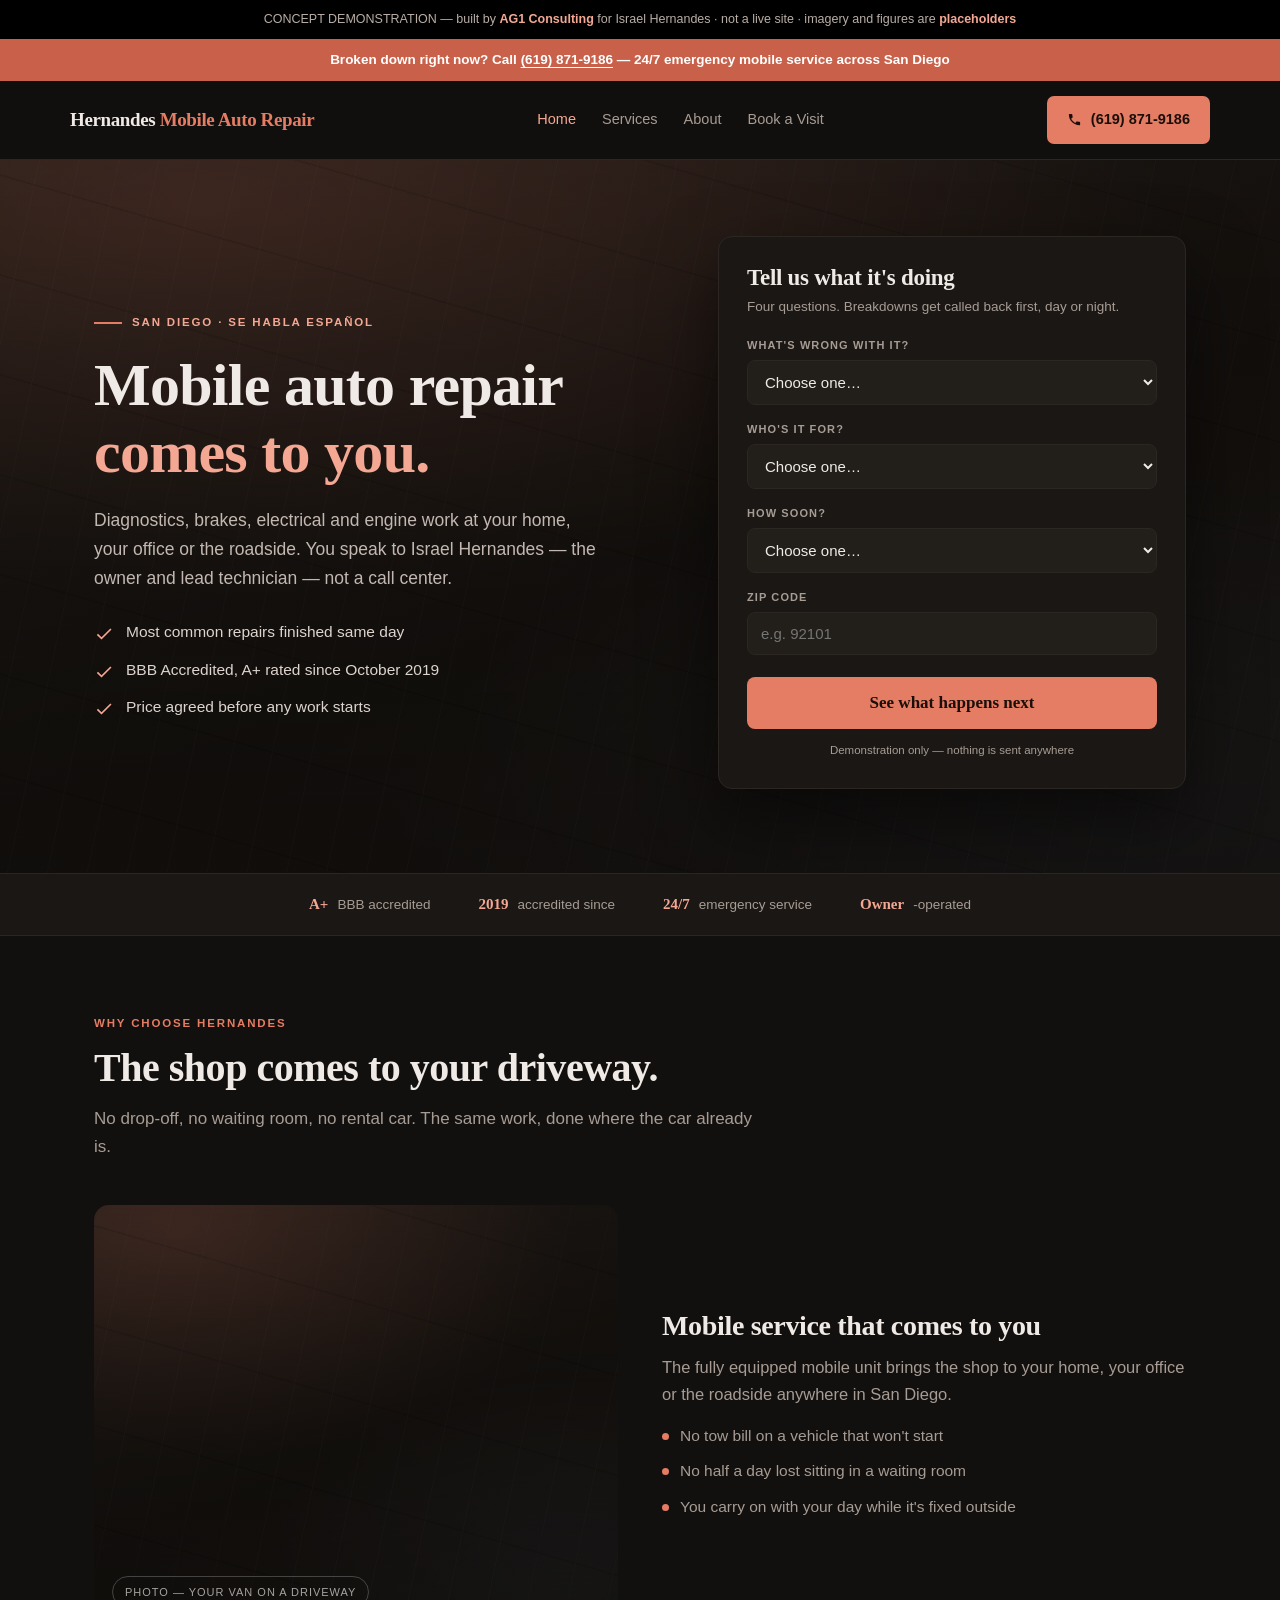
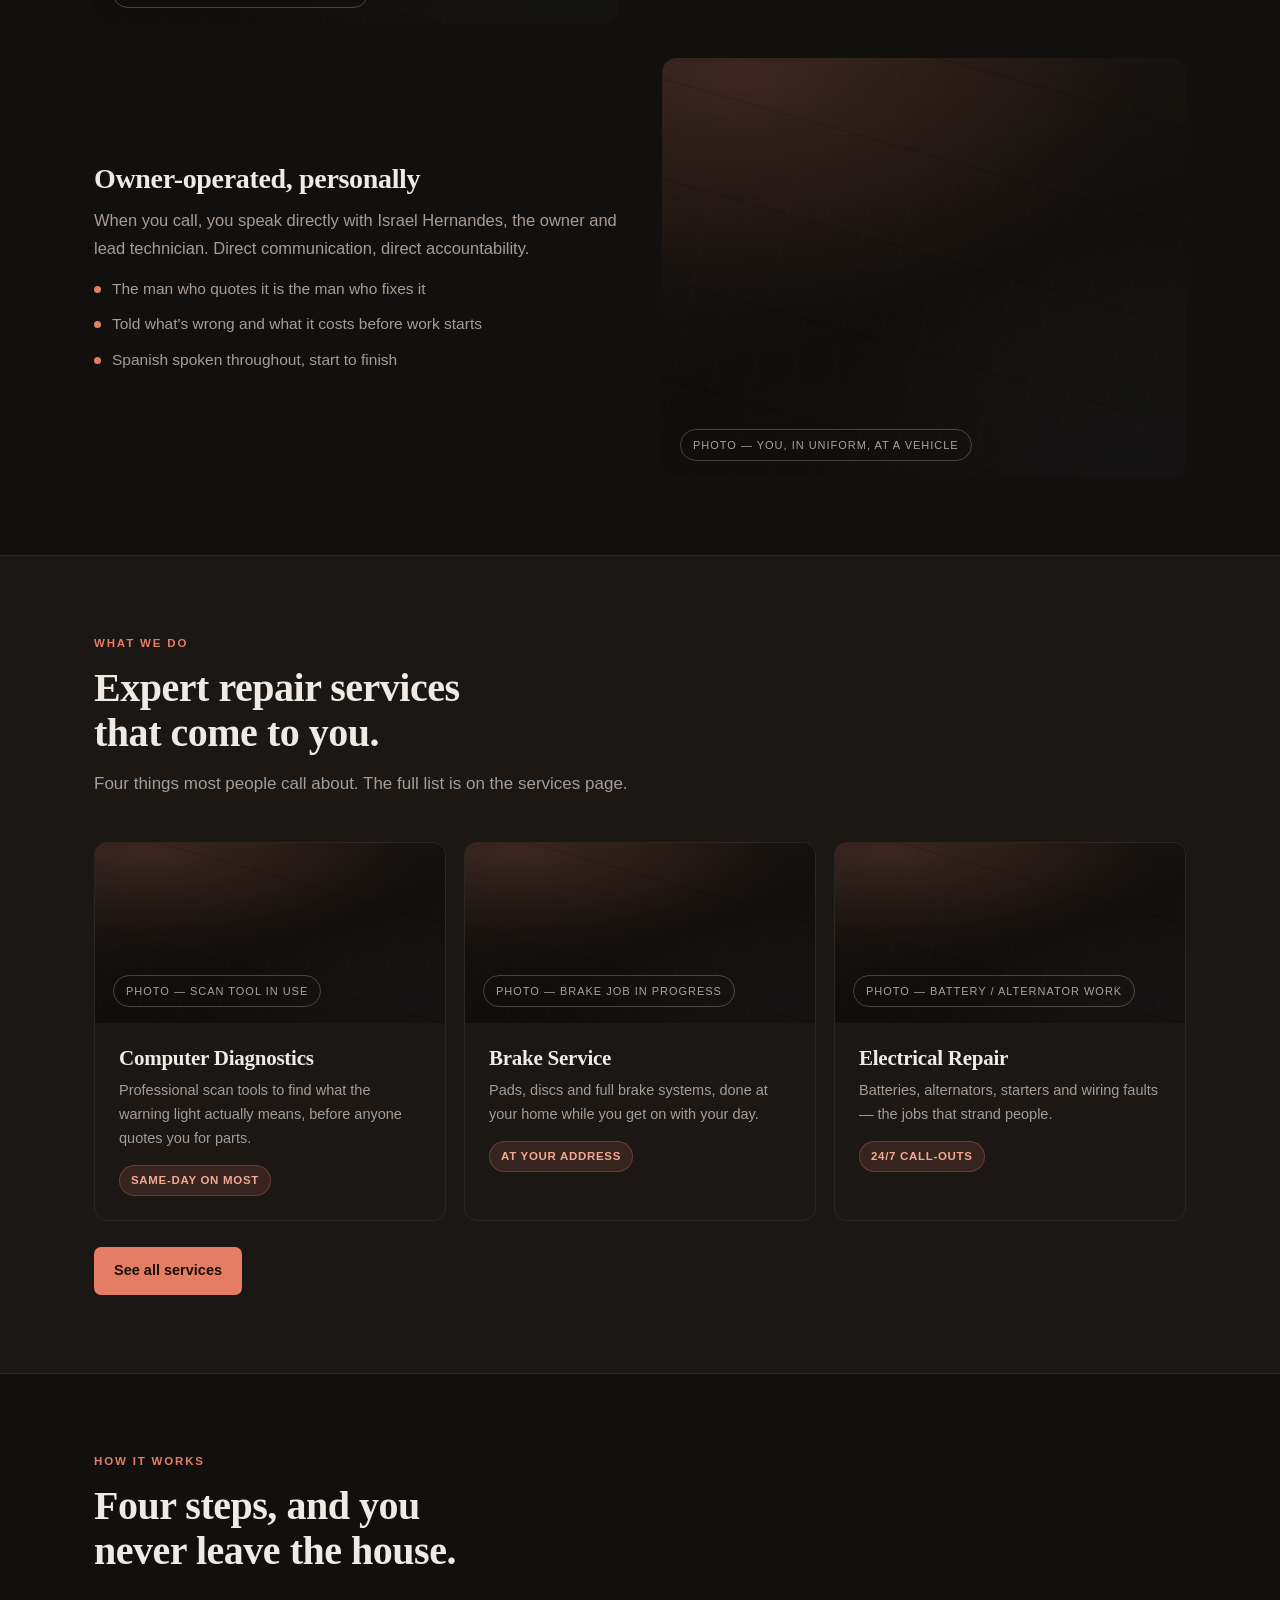
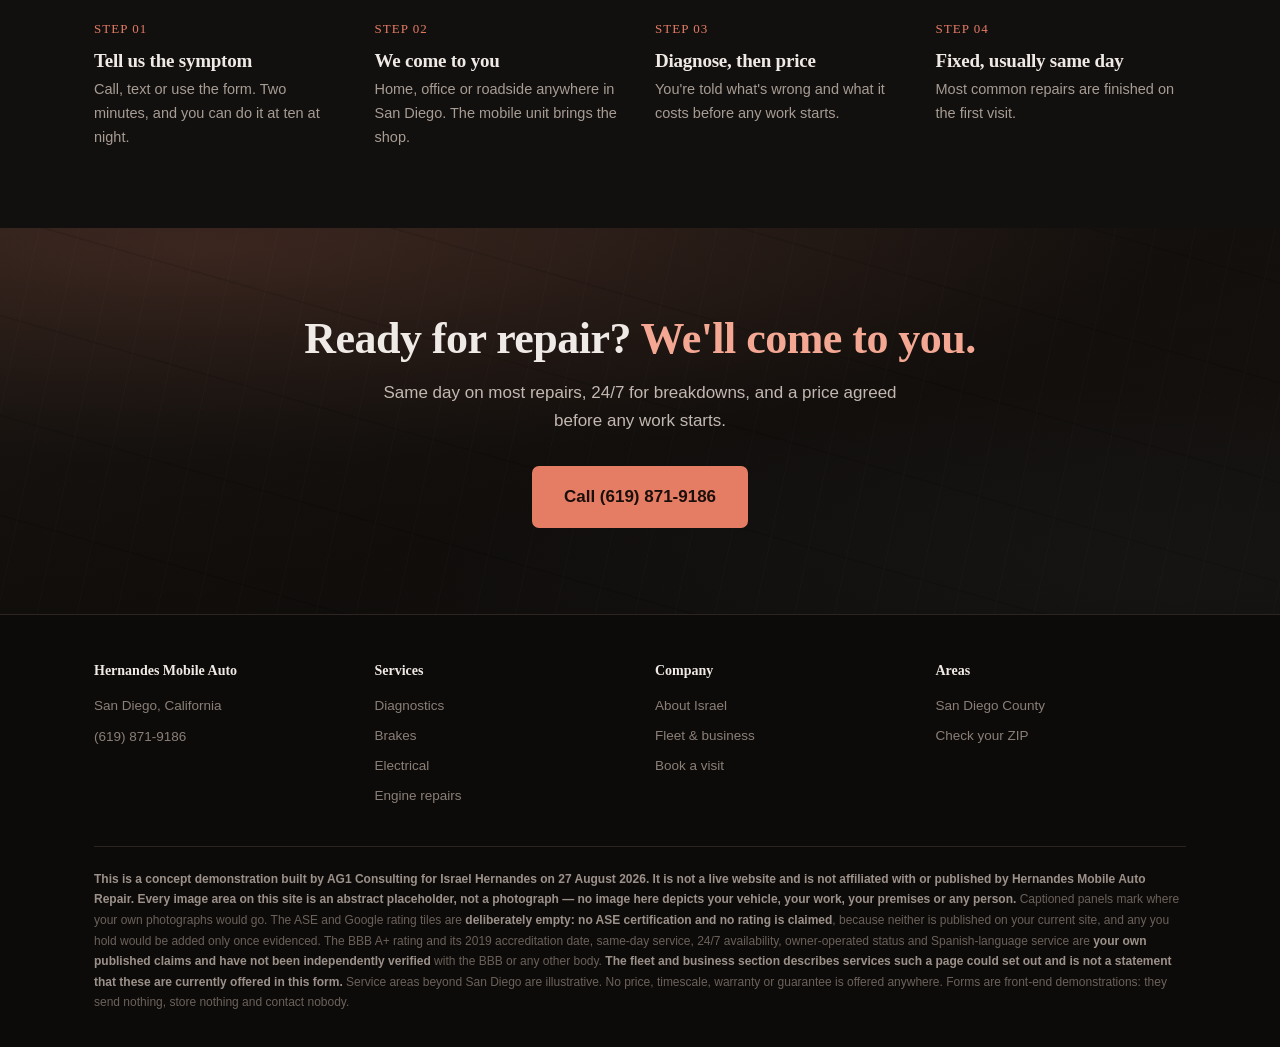
<file: index.html>
<!DOCTYPE html><html lang="en"><head>
<meta charset="utf-8">
<meta name="viewport" content="width=device-width,initial-scale=1">
<title>Mobile Auto Repair in San Diego | Hernandes Mobile Auto Repair</title>
<meta name="description" content="Mobile auto repair across San Diego. Diagnostics, brakes, electrical and engine work at your home, office or roadside. BBB A+ since 2019.">
<link rel="stylesheet" href="style.css">
</head><body>
<div class="demobar">CONCEPT DEMONSTRATION &mdash; built by <b>AG1 Consulting</b> for Israel Hernandes &middot; not a live site &middot; imagery and figures are <b>placeholders</b></div>
<div class="urg">Broken down right now? Call <a href="tel:6198719186"><b>(619) 871-9186</b></a> &mdash; 24/7 emergency mobile service across San Diego</div>
<nav><div class="wrap navin">
  <a class="logo" href="index.html">Hernandes <i>Mobile Auto Repair</i></a>
  <div class="navl"><a href="index.html" class="on">Home</a><a href="services.html">Services</a><a href="about.html">About</a><a href="contact.html">Book a Visit</a></div>
  <a class="call" href="tel:6198719186">
    <svg width="15" height="15" viewBox="0 0 24 24" fill="currentColor"><path d="M6.6 10.8c1.4 2.8 3.8 5.1 6.6 6.6l2.2-2.2c.3-.3.7-.4 1-.2 1.2.4 2.4.6 3.6.6.6 0 1 .4 1 1V20c0 .6-.4 1-1 1C10.6 21 3 13.4 3 4c0-.6.4-1 1-1h3.5c.6 0 1 .4 1 1 0 1.3.2 2.5.6 3.6.1.4 0 .8-.2 1l-2.3 2.2z"/></svg>
    (619) 871-9186</a>
</div></nav>
<div class="hero plate"><div class="wrap heroin">
  <div>
    <div class="kick">San Diego &middot; Se habla espa&ntilde;ol</div>
    <h1>Mobile auto repair<em> comes to you.</em></h1>
    <p class="lede">Diagnostics, brakes, electrical and engine work at your home, your office or the
    roadside. You speak to Israel Hernandes &mdash; the owner and lead technician &mdash; not a call
    center.</p>
    <ul class="ticks">
      <li><svg viewBox="0 0 24 24"><path d="M9 16.2 4.8 12l-1.4 1.4L9 19 21 7l-1.4-1.4z"/></svg> Most common repairs finished same day</li>
      <li><svg viewBox="0 0 24 24"><path d="M9 16.2 4.8 12l-1.4 1.4L9 19 21 7l-1.4-1.4z"/></svg> BBB Accredited, A+ rated since October 2019</li>
      <li><svg viewBox="0 0 24 24"><path d="M9 16.2 4.8 12l-1.4 1.4L9 19 21 7l-1.4-1.4z"/></svg> Price agreed before any work starts</li>
    </ul>
  </div>
  <div class="form">
    <h3>Tell us what it's doing</h3>
    <div class="fs">Four questions. Breakdowns get called back first, day or night.</div>
    <form onsubmit="return q(event)">
      <label for="issue">What's wrong with it?</label>
      <select id="issue" required>
        <option value="">Choose one&hellip;</option>
        <option value="dead">Won't start, or broken down right now</option>
        <option value="warn">Warning light or check engine</option>
        <option value="brake">Brakes &mdash; noise, pedal or grinding</option>
        <option value="elec">Electrical &mdash; battery, alternator, wiring</option>
        <option value="eng">Engine running rough or overheating</option>
        <option value="serv">Service, oil change or maintenance</option>
        <option value="insp">Pre-purchase inspection</option>
      </select>
      <label for="who">Who's it for?</label>
      <select id="who" required>
        <option value="">Choose one&hellip;</option>
        <option value="1">My own vehicle</option>
        <option value="1">A family member's vehicle</option>
        <option value="3">A company vehicle</option>
        <option value="4">A fleet &mdash; several vehicles</option>
      </select>
      <label for="when">How soon?</label>
      <select id="when" required>
        <option value="">Choose one&hellip;</option>
        <option value="3">Right now &mdash; I'm stuck</option>
        <option value="2">Today or tomorrow</option>
        <option value="1">This week sometime</option>
        <option value="0">Just getting a price</option>
      </select>
      <label for="zip">ZIP code</label>
      <input id="zip" type="text" inputmode="numeric" placeholder="e.g. 92101" required>
      <button class="btn" type="submit">See what happens next</button>
      <div class="hint">Demonstration only &mdash; nothing is sent anywhere</div>
      <div class="out" id="out"></div>
    </form>
  </div>
</div></div>
<div class="trust"><div class="wrap trustin">
  <span><b>A+</b> BBB accredited</span><span><b>2019</b> accredited since</span>
  <span><b>24/7</b> emergency service</span><span><b>Owner</b>-operated</span>
</div></div>

<section><div class="wrap">
  <div class="sh"><div class="lab">Why Choose Hernandes</div>
    <h2>The shop comes to your driveway.</h2>
    <p>No drop-off, no waiting room, no rental car. The same work, done where the car already is.</p></div>

  <div class="split">
    <div class="art plate"><span class="cap">Photo &mdash; your van on a driveway</span></div>
    <div>
      <h3>Mobile service that comes to you</h3>
      <p>The fully equipped mobile unit brings the shop to your home, your office or the roadside
      anywhere in San Diego.</p>
      <ul><li>No tow bill on a vehicle that won't start</li>
      <li>No half a day lost sitting in a waiting room</li>
      <li>You carry on with your day while it's fixed outside</li></ul>
    </div>
  </div>

  <div class="split flip">
    <div class="art plate"><span class="cap">Photo &mdash; you, in uniform, at a vehicle</span></div>
    <div>
      <h3>Owner-operated, personally</h3>
      <p>When you call, you speak directly with Israel Hernandes, the owner and lead technician.
      Direct communication, direct accountability.</p>
      <ul><li>The man who quotes it is the man who fixes it</li>
      <li>Told what's wrong and what it costs before work starts</li>
      <li>Spanish spoken throughout, start to finish</li></ul>
    </div>
  </div>
</div></section>

<section style="background:var(--panel);border-top:1px solid var(--line);border-bottom:1px solid var(--line)"><div class="wrap">
  <div class="sh"><div class="lab">What We Do</div>
    <h2>Expert repair services that come to you.</h2>
    <p>Four things most people call about. The full list is on the services page.</p></div>
  <div class="grid3">
    <div class="tile"><div class="ph plate"><span class="cap">Photo &mdash; scan tool in use</span></div>
      <div class="bd"><h3>Computer Diagnostics</h3>
      <p>Professional scan tools to find what the warning light actually means, before anyone quotes you for parts.</p>
      <span class="pill">Same-day on most</span></div></div>
    <div class="tile"><div class="ph plate"><span class="cap">Photo &mdash; brake job in progress</span></div>
      <div class="bd"><h3>Brake Service</h3>
      <p>Pads, discs and full brake systems, done at your home while you get on with your day.</p>
      <span class="pill">At your address</span></div></div>
    <div class="tile"><div class="ph plate"><span class="cap">Photo &mdash; battery / alternator work</span></div>
      <div class="bd"><h3>Electrical Repair</h3>
      <p>Batteries, alternators, starters and wiring faults &mdash; the jobs that strand people.</p>
      <span class="pill">24/7 call-outs</span></div></div>
  </div>
  <p style="margin-top:26px"><a href="services.html" class="call">See all services</a></p>
</div></section>

<section><div class="wrap">
  <div class="sh"><div class="lab">How It Works</div><h2>Four steps, and you never leave the house.</h2></div>
  <div class="steps">
    <div class="step"><div class="n">STEP 01</div><h3>Tell us the symptom</h3><p>Call, text or use the form. Two minutes, and you can do it at ten at night.</p></div>
    <div class="step"><div class="n">STEP 02</div><h3>We come to you</h3><p>Home, office or roadside anywhere in San Diego. The mobile unit brings the shop.</p></div>
    <div class="step"><div class="n">STEP 03</div><h3>Diagnose, then price</h3><p>You're told what's wrong and what it costs before any work starts.</p></div>
    <div class="step"><div class="n">STEP 04</div><h3>Fixed, usually same day</h3><p>Most common repairs are finished on the first visit.</p></div>
  </div>
</div></section>
<div class="cta plate"><div class="wrap">
  <h2>Ready for repair?<em> We'll come to you.</em></h2>
  <p>Same day on most repairs, 24/7 for breakdowns, and a price agreed before any work starts.</p>
  <a class="call" href="tel:6198719186">Call (619) 871-9186</a>
</div></div>
<footer><div class="wrap">
  <div class="fg">
    <div><h4>Hernandes Mobile Auto</h4><p style="margin-bottom:9px">San Diego, California</p>
      <a href="tel:6198719186">(619) 871-9186</a></div>
    <div><h4>Services</h4><a href="services.html">Diagnostics</a><a href="services.html">Brakes</a><a href="services.html">Electrical</a><a href="services.html">Engine repairs</a></div>
    <div><h4>Company</h4><a href="about.html">About Israel</a><a href="about.html">Fleet &amp; business</a><a href="contact.html">Book a visit</a></div>
    <div><h4>Areas</h4><a href="about.html">San Diego County</a><a href="contact.html">Check your ZIP</a></div>
  </div>
  <div class="fn">
    <b>This is a concept demonstration built by AG1 Consulting for Israel Hernandes on 27 August 2026. It is
    not a live website and is not affiliated with or published by Hernandes Mobile Auto Repair.</b>
    <b>Every image area on this site is an abstract placeholder, not a photograph &mdash; no image here depicts
    your vehicle, your work, your premises or any person.</b> Captioned panels mark where your own photographs
    would go. The ASE and Google rating tiles are <b>deliberately empty: no ASE certification and no rating is
    claimed</b>, because neither is published on your current site, and any you hold would be added only once
    evidenced. The BBB A+ rating and its 2019 accreditation date, same-day service, 24/7 availability,
    owner-operated status and Spanish-language service are <b>your own published claims and have not been
    independently verified</b> with the BBB or any other body. <b>The fleet and business section describes
    services such a page could set out and is not a statement that these are currently offered in this form.</b>
    Service areas beyond San Diego are illustrative. No price, timescale, warranty or guarantee is offered
    anywhere. Forms are front-end demonstrations: they send nothing, store nothing and contact nobody.
  </div>
</div></footer>
<script>
function q(e){e.preventDefault();
 var i=document.getElementById('issue').value,w=+document.getElementById('who').value,
     t=+document.getElementById('when').value,zip=document.getElementById('zip').value.trim(),
     o=document.getElementById('out'),s=w+t;
 var inArea=/^9(1|2)\d{3}$/.test(zip);
 var area=inArea?'':'<br><br>That ZIP looks outside the San Diego service area &mdash; we\u2019d tell you straight rather than leave you waiting on a van that isn\u2019t coming.';
 if(i==='dead'||t===3){o.className='out show o-urg';
  o.innerHTML='<b>This one gets called back first.</b>A vehicle that won\u2019t start isn\u2019t a quote, it\u2019s a call-out \u2014 and it\u2019s why the 24/7 line exists. In a live version this arrives as an alert on Israel\u2019s phone with your ZIP attached, not as another email in a list.'+area;}
 else if(w>=3){o.className='out show o-hi';
  o.innerHTML='<b>Straight to the fleet list.</b>Company and fleet vehicles get seen together, at your yard, outside operating hours where we can \u2014 because a van off the road costs you more than the repair does.'+area;}
 else if(s>=3){o.className='out show o-hi';
  o.innerHTML='<b>We\u2019d come out today or tomorrow.</b>You get told what\u2019s wrong and what it costs before any work starts, and most jobs like this are finished on the first visit.'+area;}
 else{o.className='out show o-md';
  o.innerHTML='<b>Happy to give you a price.</b>Getting quotes is sensible \u2014 it just goes in a different queue to somebody sitting on a hard shoulder. <b style="display:inline">That\u2019s the point of asking:</b> a breakdown and a price-check stop arriving looking identical.'+area;}
 o.scrollIntoView({behavior:'smooth',block:'nearest'});return false;}
</script>
</body></html>
</file>
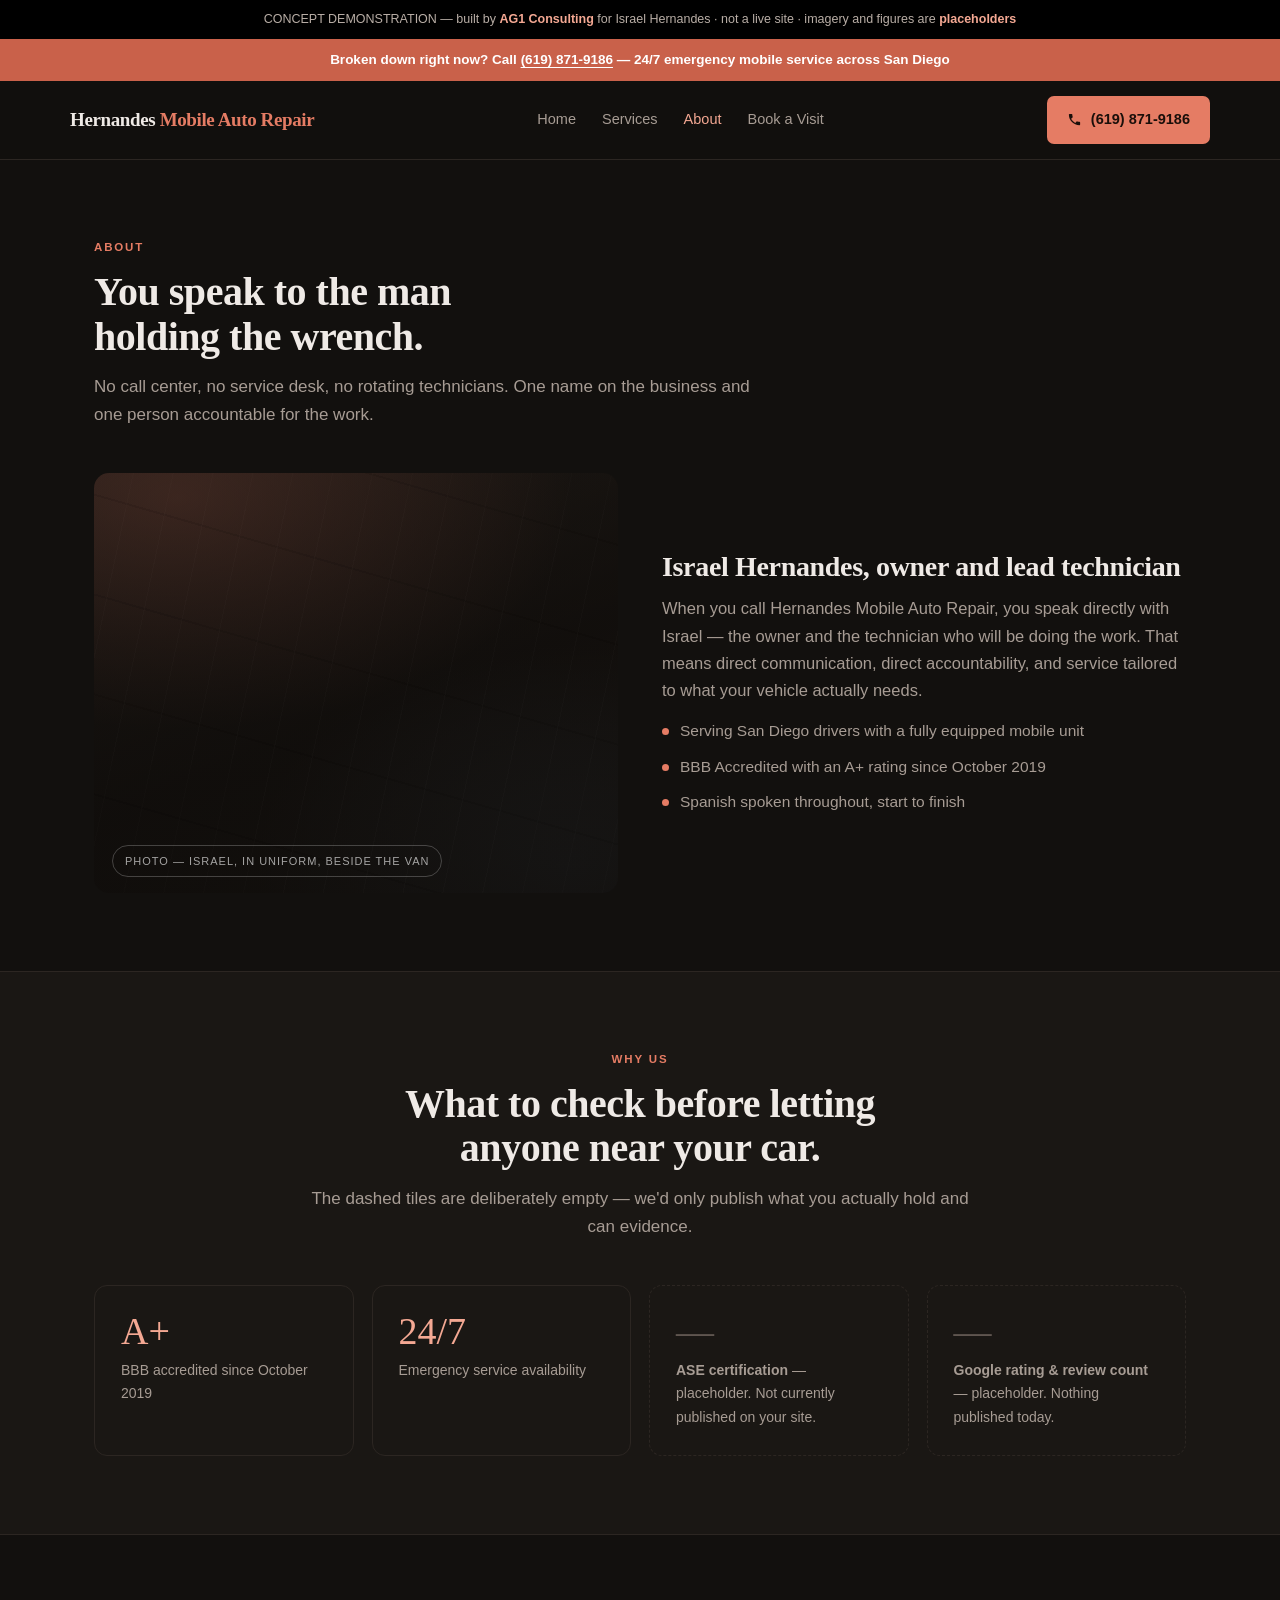
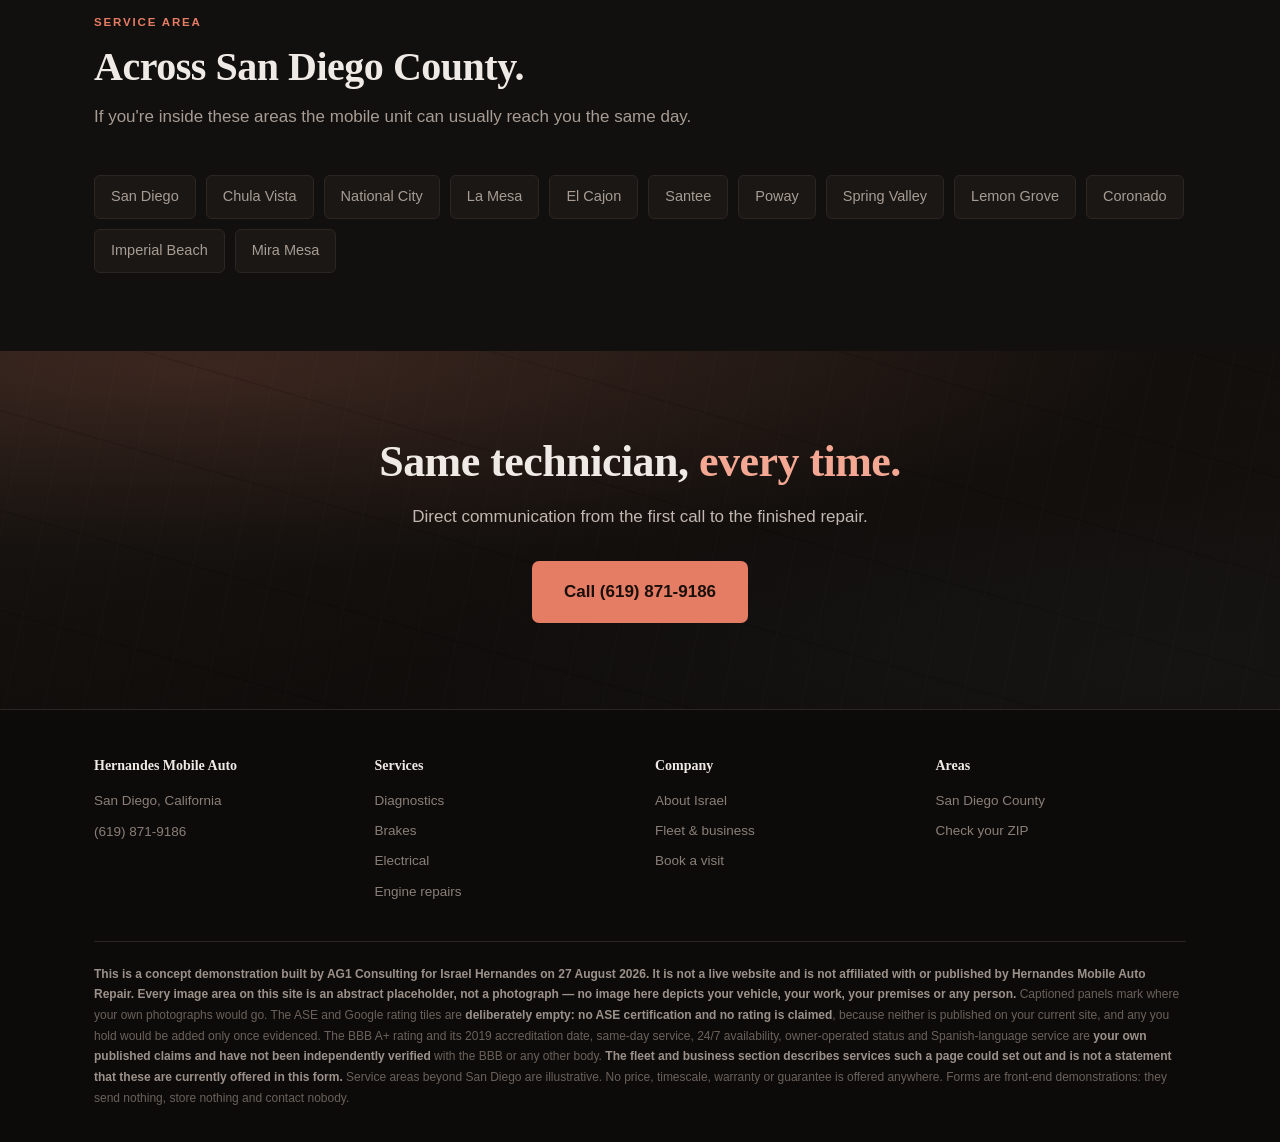
<file: about.html>
<!DOCTYPE html><html lang="en"><head>
<meta charset="utf-8">
<meta name="viewport" content="width=device-width,initial-scale=1">
<title>About Israel Hernandes | Hernandes Mobile Auto Repair San Diego</title>
<meta name="description" content="Owner-operated mobile auto repair in San Diego. BBB accredited with an A+ rating since October 2019. Se habla espanol.">
<link rel="stylesheet" href="style.css">
</head><body>
<div class="demobar">CONCEPT DEMONSTRATION &mdash; built by <b>AG1 Consulting</b> for Israel Hernandes &middot; not a live site &middot; imagery and figures are <b>placeholders</b></div>
<div class="urg">Broken down right now? Call <a href="tel:6198719186"><b>(619) 871-9186</b></a> &mdash; 24/7 emergency mobile service across San Diego</div>
<nav><div class="wrap navin">
  <a class="logo" href="index.html">Hernandes <i>Mobile Auto Repair</i></a>
  <div class="navl"><a href="index.html">Home</a><a href="services.html">Services</a><a href="about.html" class="on">About</a><a href="contact.html">Book a Visit</a></div>
  <a class="call" href="tel:6198719186">
    <svg width="15" height="15" viewBox="0 0 24 24" fill="currentColor"><path d="M6.6 10.8c1.4 2.8 3.8 5.1 6.6 6.6l2.2-2.2c.3-.3.7-.4 1-.2 1.2.4 2.4.6 3.6.6.6 0 1 .4 1 1V20c0 .6-.4 1-1 1C10.6 21 3 13.4 3 4c0-.6.4-1 1-1h3.5c.6 0 1 .4 1 1 0 1.3.2 2.5.6 3.6.1.4 0 .8-.2 1l-2.3 2.2z"/></svg>
    (619) 871-9186</a>
</div></nav>
<section><div class="wrap">
  <div class="sh"><div class="lab">About</div>
    <h2>You speak to the man holding the wrench.</h2>
    <p>No call center, no service desk, no rotating technicians. One name on the business and one
    person accountable for the work.</p></div>
  <div class="split">
    <div class="art plate"><span class="cap">Photo &mdash; Israel, in uniform, beside the van</span></div>
    <div>
      <h3>Israel Hernandes, owner and lead technician</h3>
      <p>When you call Hernandes Mobile Auto Repair, you speak directly with Israel &mdash; the owner
      and the technician who will be doing the work. That means direct communication, direct
      accountability, and service tailored to what your vehicle actually needs.</p>
      <ul><li>Serving San Diego drivers with a fully equipped mobile unit</li>
      <li>BBB Accredited with an A+ rating since October 2019</li>
      <li>Spanish spoken throughout, start to finish</li></ul>
    </div>
  </div>
</div></section>

<section style="background:var(--panel);border-top:1px solid var(--line);border-bottom:1px solid var(--line)"><div class="wrap">
  <div class="sh mid"><div class="lab">Why Us</div>
    <h2>What to check before letting anyone near your car.</h2>
    <p>The dashed tiles are deliberately empty &mdash; we'd only publish what you actually hold and
    can evidence.</p></div>
  <div class="proof">
    <div class="pf"><div class="big">A+</div><div class="cap2">BBB accredited since October 2019</div></div>
    <div class="pf"><div class="big">24/7</div><div class="cap2">Emergency service availability</div></div>
    <div class="pf ghost"><div class="big">&mdash;</div><div class="cap2"><b>ASE certification</b> &mdash; placeholder. Not currently published on your site.</div></div>
    <div class="pf ghost"><div class="big">&mdash;</div><div class="cap2"><b>Google rating &amp; review count</b> &mdash; placeholder. Nothing published today.</div></div>
  </div>
</div></section>

<section><div class="wrap">
  <div class="sh"><div class="lab">Service Area</div><h2>Across San Diego County.</h2>
    <p>If you're inside these areas the mobile unit can usually reach you the same day.</p></div>
  <div class="areas">
    <span>San Diego</span><span>Chula Vista</span><span>National City</span><span>La Mesa</span>
    <span>El Cajon</span><span>Santee</span><span>Poway</span><span>Spring Valley</span>
    <span>Lemon Grove</span><span>Coronado</span><span>Imperial Beach</span><span>Mira Mesa</span>
  </div>
</div></section>
<div class="cta plate"><div class="wrap">
  <h2>Same technician,<em> every time.</em></h2>
  <p>Direct communication from the first call to the finished repair.</p>
  <a class="call" href="tel:6198719186">Call (619) 871-9186</a>
</div></div>
<footer><div class="wrap">
  <div class="fg">
    <div><h4>Hernandes Mobile Auto</h4><p style="margin-bottom:9px">San Diego, California</p>
      <a href="tel:6198719186">(619) 871-9186</a></div>
    <div><h4>Services</h4><a href="services.html">Diagnostics</a><a href="services.html">Brakes</a><a href="services.html">Electrical</a><a href="services.html">Engine repairs</a></div>
    <div><h4>Company</h4><a href="about.html">About Israel</a><a href="about.html">Fleet &amp; business</a><a href="contact.html">Book a visit</a></div>
    <div><h4>Areas</h4><a href="about.html">San Diego County</a><a href="contact.html">Check your ZIP</a></div>
  </div>
  <div class="fn">
    <b>This is a concept demonstration built by AG1 Consulting for Israel Hernandes on 27 August 2026. It is
    not a live website and is not affiliated with or published by Hernandes Mobile Auto Repair.</b>
    <b>Every image area on this site is an abstract placeholder, not a photograph &mdash; no image here depicts
    your vehicle, your work, your premises or any person.</b> Captioned panels mark where your own photographs
    would go. The ASE and Google rating tiles are <b>deliberately empty: no ASE certification and no rating is
    claimed</b>, because neither is published on your current site, and any you hold would be added only once
    evidenced. The BBB A+ rating and its 2019 accreditation date, same-day service, 24/7 availability,
    owner-operated status and Spanish-language service are <b>your own published claims and have not been
    independently verified</b> with the BBB or any other body. <b>The fleet and business section describes
    services such a page could set out and is not a statement that these are currently offered in this form.</b>
    Service areas beyond San Diego are illustrative. No price, timescale, warranty or guarantee is offered
    anywhere. Forms are front-end demonstrations: they send nothing, store nothing and contact nobody.
  </div>
</div></footer>
</body></html>
</file>
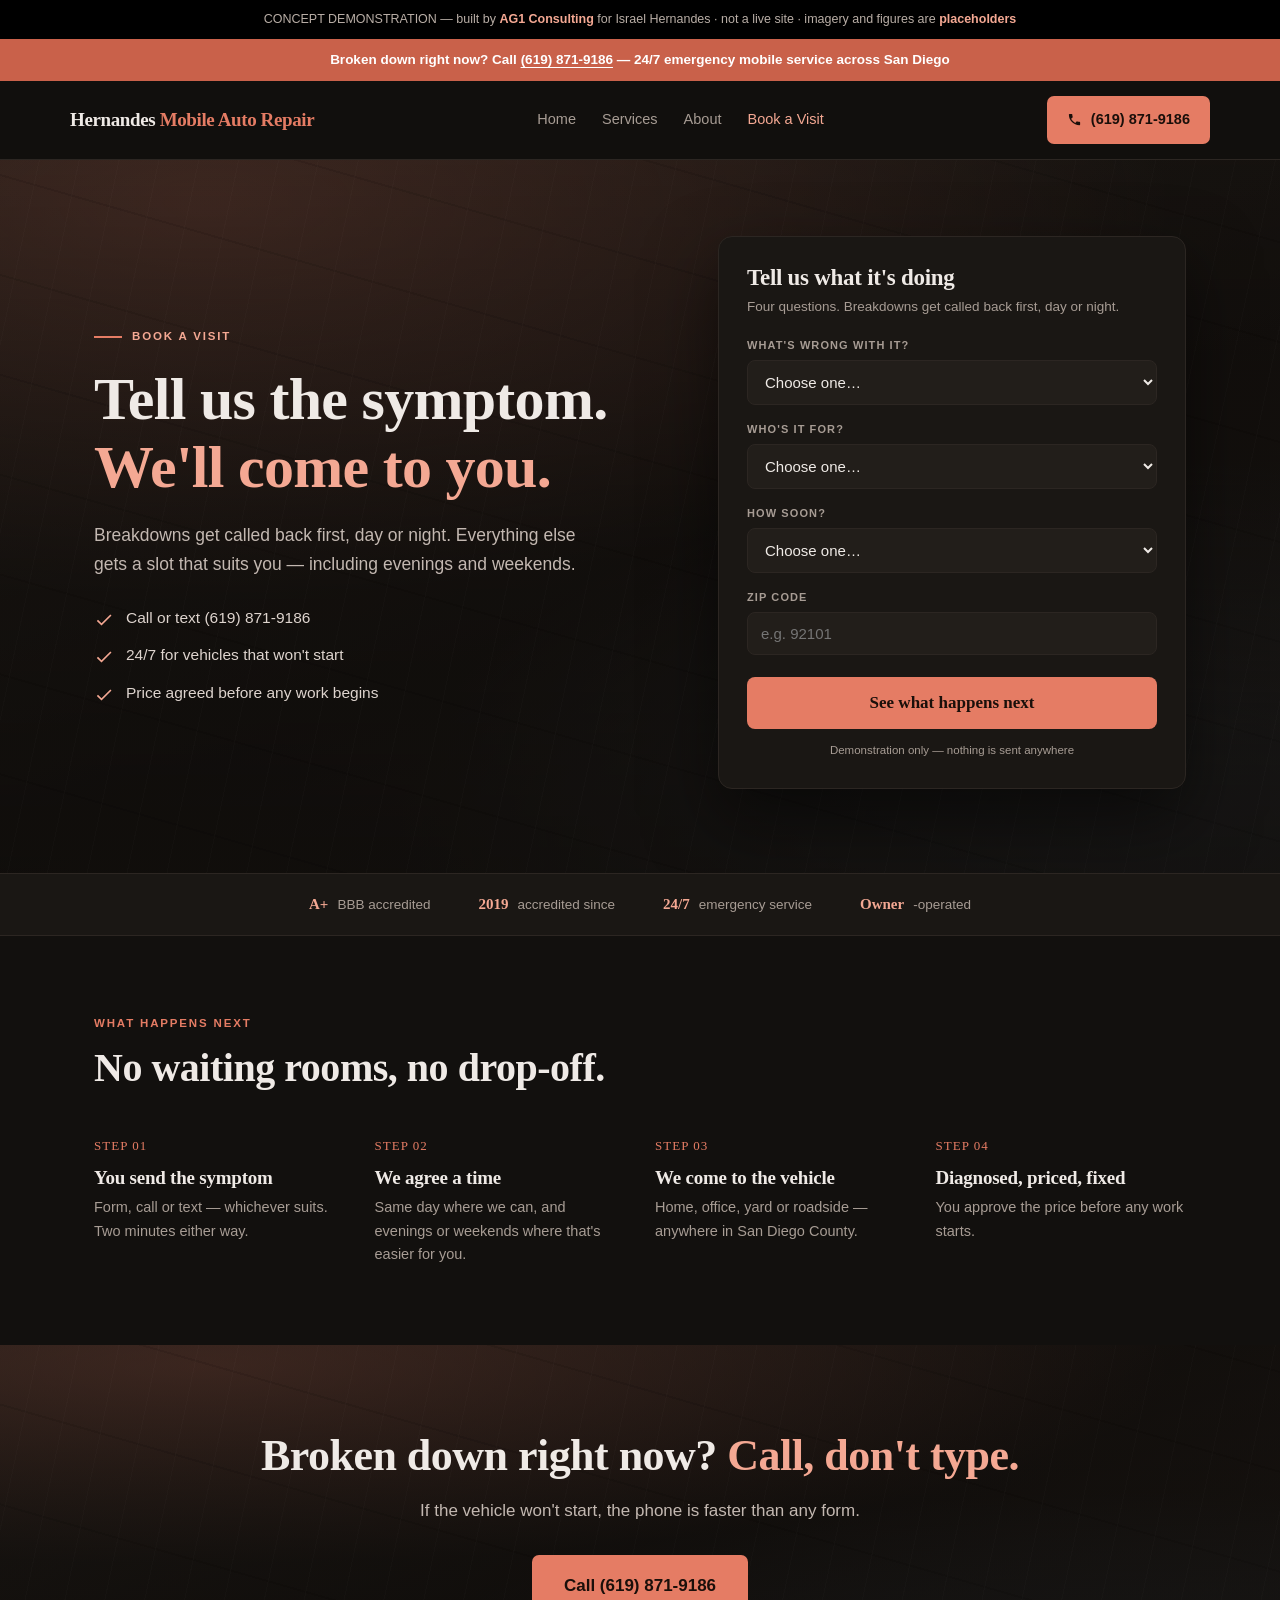
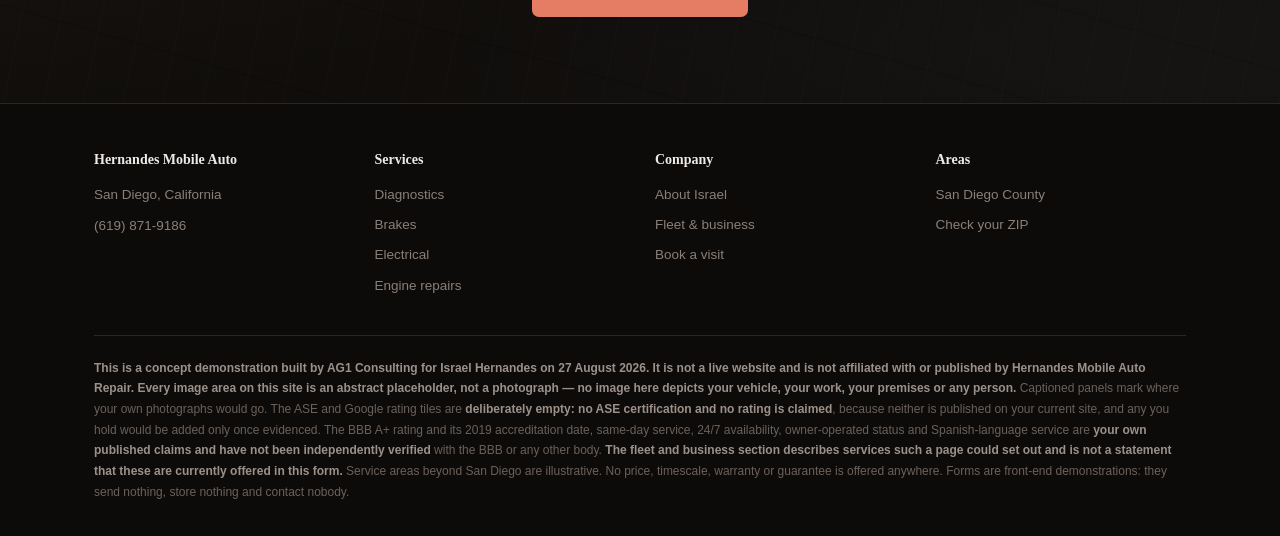
<file: contact.html>
<!DOCTYPE html><html lang="en"><head>
<meta charset="utf-8">
<meta name="viewport" content="width=device-width,initial-scale=1">
<title>Book a Mobile Repair Visit | Hernandes Mobile Auto Repair San Diego</title>
<meta name="description" content="Book mobile auto repair in San Diego. Tell us the symptom and we'll come to your home, office or the roadside.">
<link rel="stylesheet" href="style.css">
</head><body>
<div class="demobar">CONCEPT DEMONSTRATION &mdash; built by <b>AG1 Consulting</b> for Israel Hernandes &middot; not a live site &middot; imagery and figures are <b>placeholders</b></div>
<div class="urg">Broken down right now? Call <a href="tel:6198719186"><b>(619) 871-9186</b></a> &mdash; 24/7 emergency mobile service across San Diego</div>
<nav><div class="wrap navin">
  <a class="logo" href="index.html">Hernandes <i>Mobile Auto Repair</i></a>
  <div class="navl"><a href="index.html">Home</a><a href="services.html">Services</a><a href="about.html">About</a><a href="contact.html" class="on">Book a Visit</a></div>
  <a class="call" href="tel:6198719186">
    <svg width="15" height="15" viewBox="0 0 24 24" fill="currentColor"><path d="M6.6 10.8c1.4 2.8 3.8 5.1 6.6 6.6l2.2-2.2c.3-.3.7-.4 1-.2 1.2.4 2.4.6 3.6.6.6 0 1 .4 1 1V20c0 .6-.4 1-1 1C10.6 21 3 13.4 3 4c0-.6.4-1 1-1h3.5c.6 0 1 .4 1 1 0 1.3.2 2.5.6 3.6.1.4 0 .8-.2 1l-2.3 2.2z"/></svg>
    (619) 871-9186</a>
</div></nav>
<div class="hero plate"><div class="wrap heroin">
  <div>
    <div class="kick">Book a visit</div>
    <h1>Tell us the symptom.<em> We'll come to you.</em></h1>
    <p class="lede">Breakdowns get called back first, day or night. Everything else gets a slot that
    suits you &mdash; including evenings and weekends.</p>
    <ul class="ticks">
      <li><svg viewBox="0 0 24 24"><path d="M9 16.2 4.8 12l-1.4 1.4L9 19 21 7l-1.4-1.4z"/></svg> Call or text (619) 871-9186</li>
      <li><svg viewBox="0 0 24 24"><path d="M9 16.2 4.8 12l-1.4 1.4L9 19 21 7l-1.4-1.4z"/></svg> 24/7 for vehicles that won't start</li>
      <li><svg viewBox="0 0 24 24"><path d="M9 16.2 4.8 12l-1.4 1.4L9 19 21 7l-1.4-1.4z"/></svg> Price agreed before any work begins</li>
    </ul>
  </div>
  <div class="form">
    <h3>Tell us what it's doing</h3>
    <div class="fs">Four questions. Breakdowns get called back first, day or night.</div>
    <form onsubmit="return q(event)">
      <label for="issue">What's wrong with it?</label>
      <select id="issue" required>
        <option value="">Choose one&hellip;</option>
        <option value="dead">Won't start, or broken down right now</option>
        <option value="warn">Warning light or check engine</option>
        <option value="brake">Brakes &mdash; noise, pedal or grinding</option>
        <option value="elec">Electrical &mdash; battery, alternator, wiring</option>
        <option value="eng">Engine running rough or overheating</option>
        <option value="serv">Service, oil change or maintenance</option>
        <option value="insp">Pre-purchase inspection</option>
      </select>
      <label for="who">Who's it for?</label>
      <select id="who" required>
        <option value="">Choose one&hellip;</option>
        <option value="1">My own vehicle</option>
        <option value="1">A family member's vehicle</option>
        <option value="3">A company vehicle</option>
        <option value="4">A fleet &mdash; several vehicles</option>
      </select>
      <label for="when">How soon?</label>
      <select id="when" required>
        <option value="">Choose one&hellip;</option>
        <option value="3">Right now &mdash; I'm stuck</option>
        <option value="2">Today or tomorrow</option>
        <option value="1">This week sometime</option>
        <option value="0">Just getting a price</option>
      </select>
      <label for="zip">ZIP code</label>
      <input id="zip" type="text" inputmode="numeric" placeholder="e.g. 92101" required>
      <button class="btn" type="submit">See what happens next</button>
      <div class="hint">Demonstration only &mdash; nothing is sent anywhere</div>
      <div class="out" id="out"></div>
    </form>
  </div>
</div></div>
<div class="trust"><div class="wrap trustin">
  <span><b>A+</b> BBB accredited</span><span><b>2019</b> accredited since</span>
  <span><b>24/7</b> emergency service</span><span><b>Owner</b>-operated</span>
</div></div>

<section><div class="wrap">
  <div class="sh"><div class="lab">What Happens Next</div><h2>No waiting rooms, no drop-off.</h2></div>
  <div class="steps">
    <div class="step"><div class="n">STEP 01</div><h3>You send the symptom</h3><p>Form, call or text &mdash; whichever suits. Two minutes either way.</p></div>
    <div class="step"><div class="n">STEP 02</div><h3>We agree a time</h3><p>Same day where we can, and evenings or weekends where that's easier for you.</p></div>
    <div class="step"><div class="n">STEP 03</div><h3>We come to the vehicle</h3><p>Home, office, yard or roadside &mdash; anywhere in San Diego County.</p></div>
    <div class="step"><div class="n">STEP 04</div><h3>Diagnosed, priced, fixed</h3><p>You approve the price before any work starts.</p></div>
  </div>
</div></section>
<div class="cta plate"><div class="wrap">
  <h2>Broken down right now?<em> Call, don't type.</em></h2>
  <p>If the vehicle won't start, the phone is faster than any form.</p>
  <a class="call" href="tel:6198719186">Call (619) 871-9186</a>
</div></div>
<footer><div class="wrap">
  <div class="fg">
    <div><h4>Hernandes Mobile Auto</h4><p style="margin-bottom:9px">San Diego, California</p>
      <a href="tel:6198719186">(619) 871-9186</a></div>
    <div><h4>Services</h4><a href="services.html">Diagnostics</a><a href="services.html">Brakes</a><a href="services.html">Electrical</a><a href="services.html">Engine repairs</a></div>
    <div><h4>Company</h4><a href="about.html">About Israel</a><a href="about.html">Fleet &amp; business</a><a href="contact.html">Book a visit</a></div>
    <div><h4>Areas</h4><a href="about.html">San Diego County</a><a href="contact.html">Check your ZIP</a></div>
  </div>
  <div class="fn">
    <b>This is a concept demonstration built by AG1 Consulting for Israel Hernandes on 27 August 2026. It is
    not a live website and is not affiliated with or published by Hernandes Mobile Auto Repair.</b>
    <b>Every image area on this site is an abstract placeholder, not a photograph &mdash; no image here depicts
    your vehicle, your work, your premises or any person.</b> Captioned panels mark where your own photographs
    would go. The ASE and Google rating tiles are <b>deliberately empty: no ASE certification and no rating is
    claimed</b>, because neither is published on your current site, and any you hold would be added only once
    evidenced. The BBB A+ rating and its 2019 accreditation date, same-day service, 24/7 availability,
    owner-operated status and Spanish-language service are <b>your own published claims and have not been
    independently verified</b> with the BBB or any other body. <b>The fleet and business section describes
    services such a page could set out and is not a statement that these are currently offered in this form.</b>
    Service areas beyond San Diego are illustrative. No price, timescale, warranty or guarantee is offered
    anywhere. Forms are front-end demonstrations: they send nothing, store nothing and contact nobody.
  </div>
</div></footer>
<script>
function q(e){e.preventDefault();
 var i=document.getElementById('issue').value,w=+document.getElementById('who').value,
     t=+document.getElementById('when').value,zip=document.getElementById('zip').value.trim(),
     o=document.getElementById('out'),s=w+t;
 var inArea=/^9(1|2)\d{3}$/.test(zip);
 var area=inArea?'':'<br><br>That ZIP looks outside the San Diego service area &mdash; we\u2019d tell you straight rather than leave you waiting on a van that isn\u2019t coming.';
 if(i==='dead'||t===3){o.className='out show o-urg';
  o.innerHTML='<b>This one gets called back first.</b>A vehicle that won\u2019t start isn\u2019t a quote, it\u2019s a call-out \u2014 and it\u2019s why the 24/7 line exists. In a live version this arrives as an alert on Israel\u2019s phone with your ZIP attached, not as another email in a list.'+area;}
 else if(w>=3){o.className='out show o-hi';
  o.innerHTML='<b>Straight to the fleet list.</b>Company and fleet vehicles get seen together, at your yard, outside operating hours where we can \u2014 because a van off the road costs you more than the repair does.'+area;}
 else if(s>=3){o.className='out show o-hi';
  o.innerHTML='<b>We\u2019d come out today or tomorrow.</b>You get told what\u2019s wrong and what it costs before any work starts, and most jobs like this are finished on the first visit.'+area;}
 else{o.className='out show o-md';
  o.innerHTML='<b>Happy to give you a price.</b>Getting quotes is sensible \u2014 it just goes in a different queue to somebody sitting on a hard shoulder. <b style="display:inline">That\u2019s the point of asking:</b> a breakdown and a price-check stop arriving looking identical.'+area;}
 o.scrollIntoView({behavior:'smooth',block:'nearest'});return false;}
</script>
</body></html>
</file>
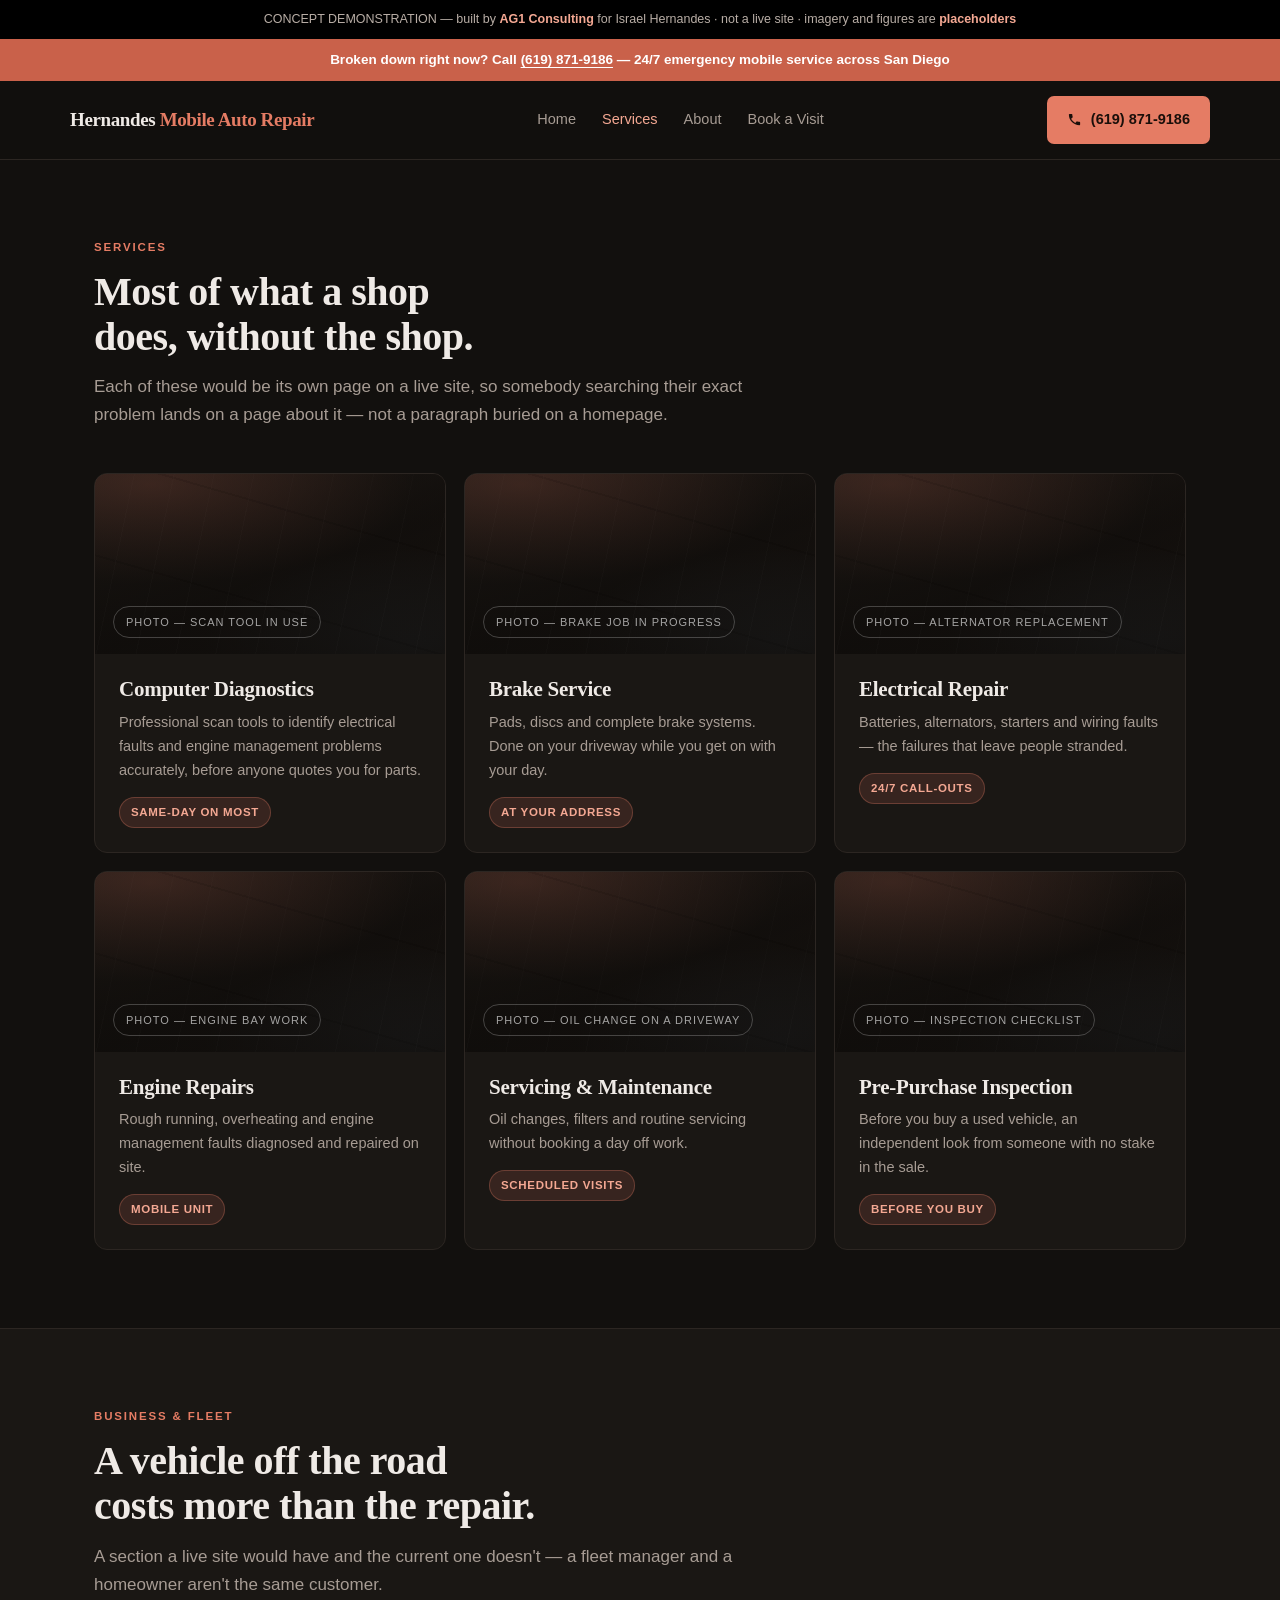
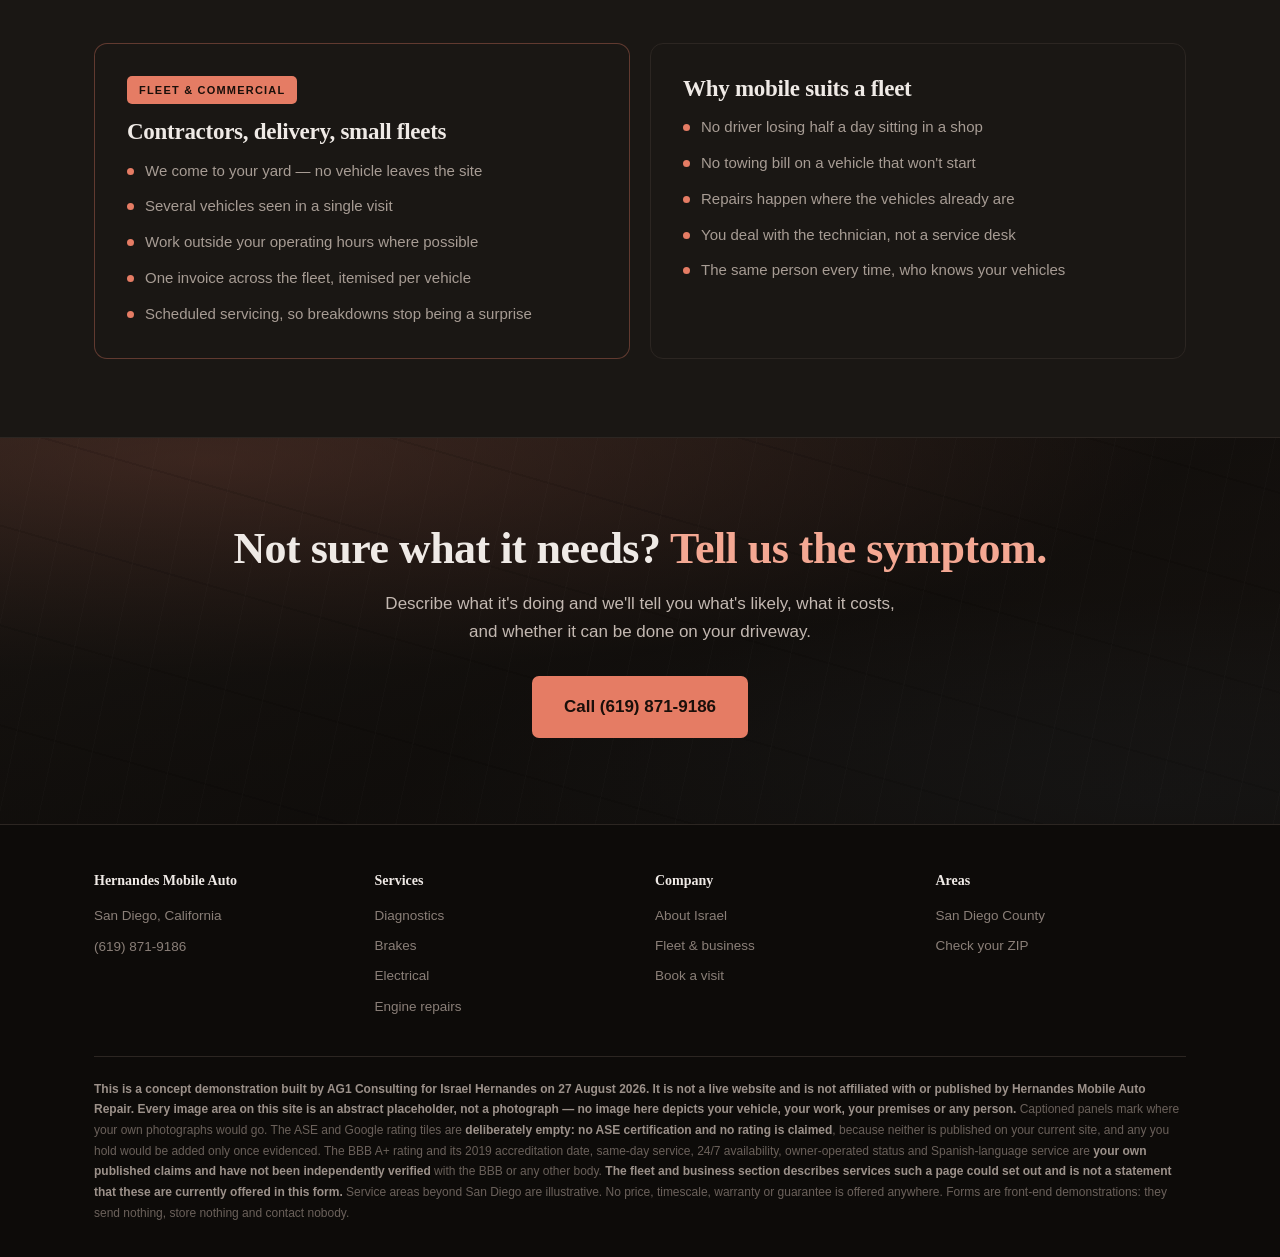
<file: services.html>
<!DOCTYPE html><html lang="en"><head>
<meta charset="utf-8">
<meta name="viewport" content="width=device-width,initial-scale=1">
<title>Mobile Auto Repair Services in San Diego | Hernandes Mobile Auto Repair</title>
<meta name="description" content="Mobile diagnostics, brakes, electrical, engine repair, servicing and pre-purchase inspections across San Diego County.">
<link rel="stylesheet" href="style.css">
</head><body>
<div class="demobar">CONCEPT DEMONSTRATION &mdash; built by <b>AG1 Consulting</b> for Israel Hernandes &middot; not a live site &middot; imagery and figures are <b>placeholders</b></div>
<div class="urg">Broken down right now? Call <a href="tel:6198719186"><b>(619) 871-9186</b></a> &mdash; 24/7 emergency mobile service across San Diego</div>
<nav><div class="wrap navin">
  <a class="logo" href="index.html">Hernandes <i>Mobile Auto Repair</i></a>
  <div class="navl"><a href="index.html">Home</a><a href="services.html" class="on">Services</a><a href="about.html">About</a><a href="contact.html">Book a Visit</a></div>
  <a class="call" href="tel:6198719186">
    <svg width="15" height="15" viewBox="0 0 24 24" fill="currentColor"><path d="M6.6 10.8c1.4 2.8 3.8 5.1 6.6 6.6l2.2-2.2c.3-.3.7-.4 1-.2 1.2.4 2.4.6 3.6.6.6 0 1 .4 1 1V20c0 .6-.4 1-1 1C10.6 21 3 13.4 3 4c0-.6.4-1 1-1h3.5c.6 0 1 .4 1 1 0 1.3.2 2.5.6 3.6.1.4 0 .8-.2 1l-2.3 2.2z"/></svg>
    (619) 871-9186</a>
</div></nav>
<section><div class="wrap">
  <div class="sh"><div class="lab">Services</div>
    <h2>Most of what a shop does, without the shop.</h2>
    <p>Each of these would be its own page on a live site, so somebody searching their exact problem
    lands on a page about it &mdash; not a paragraph buried on a homepage.</p></div>
  <div class="grid3">
    <div class="tile"><div class="ph plate"><span class="cap">Photo &mdash; scan tool in use</span></div><div class="bd">
      <h3>Computer Diagnostics</h3><p>Professional scan tools to identify electrical faults and engine management problems accurately, before anyone quotes you for parts.</p><span class="pill">Same-day on most</span></div></div>
    <div class="tile"><div class="ph plate"><span class="cap">Photo &mdash; brake job in progress</span></div><div class="bd">
      <h3>Brake Service</h3><p>Pads, discs and complete brake systems. Done on your driveway while you get on with your day.</p><span class="pill">At your address</span></div></div>
    <div class="tile"><div class="ph plate"><span class="cap">Photo &mdash; alternator replacement</span></div><div class="bd">
      <h3>Electrical Repair</h3><p>Batteries, alternators, starters and wiring faults &mdash; the failures that leave people stranded.</p><span class="pill">24/7 call-outs</span></div></div>
    <div class="tile"><div class="ph plate"><span class="cap">Photo &mdash; engine bay work</span></div><div class="bd">
      <h3>Engine Repairs</h3><p>Rough running, overheating and engine management faults diagnosed and repaired on site.</p><span class="pill">Mobile unit</span></div></div>
    <div class="tile"><div class="ph plate"><span class="cap">Photo &mdash; oil change on a driveway</span></div><div class="bd">
      <h3>Servicing &amp; Maintenance</h3><p>Oil changes, filters and routine servicing without booking a day off work.</p><span class="pill">Scheduled visits</span></div></div>
    <div class="tile"><div class="ph plate"><span class="cap">Photo &mdash; inspection checklist</span></div><div class="bd">
      <h3>Pre-Purchase Inspection</h3><p>Before you buy a used vehicle, an independent look from someone with no stake in the sale.</p><span class="pill">Before you buy</span></div></div>
  </div>
</div></section>

<section style="background:var(--panel);border-top:1px solid var(--line);border-bottom:1px solid var(--line)"><div class="wrap">
  <div class="sh"><div class="lab">Business &amp; Fleet</div>
    <h2>A vehicle off the road costs more than the repair.</h2>
    <p>A section a live site would have and the current one doesn't &mdash; a fleet manager and a
    homeowner aren't the same customer.</p></div>
  <div class="two">
    <div class="box hi">
      <div class="tag">Fleet &amp; commercial</div>
      <h3>Contractors, delivery, small fleets</h3>
      <ul><li>We come to your yard &mdash; no vehicle leaves the site</li>
      <li>Several vehicles seen in a single visit</li>
      <li>Work outside your operating hours where possible</li>
      <li>One invoice across the fleet, itemised per vehicle</li>
      <li>Scheduled servicing, so breakdowns stop being a surprise</li></ul>
    </div>
    <div class="box">
      <h3>Why mobile suits a fleet</h3>
      <ul><li>No driver losing half a day sitting in a shop</li>
      <li>No towing bill on a vehicle that won't start</li>
      <li>Repairs happen where the vehicles already are</li>
      <li>You deal with the technician, not a service desk</li>
      <li>The same person every time, who knows your vehicles</li></ul>
    </div>
  </div>
</div></section>
<div class="cta plate"><div class="wrap">
  <h2>Not sure what it needs?<em> Tell us the symptom.</em></h2>
  <p>Describe what it's doing and we'll tell you what's likely, what it costs, and whether it can be done on your driveway.</p>
  <a class="call" href="tel:6198719186">Call (619) 871-9186</a>
</div></div>
<footer><div class="wrap">
  <div class="fg">
    <div><h4>Hernandes Mobile Auto</h4><p style="margin-bottom:9px">San Diego, California</p>
      <a href="tel:6198719186">(619) 871-9186</a></div>
    <div><h4>Services</h4><a href="services.html">Diagnostics</a><a href="services.html">Brakes</a><a href="services.html">Electrical</a><a href="services.html">Engine repairs</a></div>
    <div><h4>Company</h4><a href="about.html">About Israel</a><a href="about.html">Fleet &amp; business</a><a href="contact.html">Book a visit</a></div>
    <div><h4>Areas</h4><a href="about.html">San Diego County</a><a href="contact.html">Check your ZIP</a></div>
  </div>
  <div class="fn">
    <b>This is a concept demonstration built by AG1 Consulting for Israel Hernandes on 27 August 2026. It is
    not a live website and is not affiliated with or published by Hernandes Mobile Auto Repair.</b>
    <b>Every image area on this site is an abstract placeholder, not a photograph &mdash; no image here depicts
    your vehicle, your work, your premises or any person.</b> Captioned panels mark where your own photographs
    would go. The ASE and Google rating tiles are <b>deliberately empty: no ASE certification and no rating is
    claimed</b>, because neither is published on your current site, and any you hold would be added only once
    evidenced. The BBB A+ rating and its 2019 accreditation date, same-day service, 24/7 availability,
    owner-operated status and Spanish-language service are <b>your own published claims and have not been
    independently verified</b> with the BBB or any other body. <b>The fleet and business section describes
    services such a page could set out and is not a statement that these are currently offered in this form.</b>
    Service areas beyond San Diego are illustrative. No price, timescale, warranty or guarantee is offered
    anywhere. Forms are front-end demonstrations: they send nothing, store nothing and contact nobody.
  </div>
</div></footer>
</body></html>
</file>
<file: style.css>
:root{
  --bg:#12100e; --panel:#1a1714; --panel2:#221e1a; --ink:#efeae6; --mut:#a79c94;
  --line:#2c2622; --coral:#e57c64; --coral2:#c9614a; --coral3:#f4a893; --steel:#3f4a55; --good:#79c996;
}
*{box-sizing:border-box;margin:0;padding:0}
body{background:var(--bg);color:var(--ink);
  font-family:-apple-system,BlinkMacSystemFont,"Segoe UI",Roboto,Helvetica,Arial,sans-serif;
  line-height:1.65;-webkit-font-smoothing:antialiased}
h1,h2,h3,.ser{font-family:Georgia,"Times New Roman",serif;font-weight:700;line-height:1.12;letter-spacing:-.012em;text-wrap:balance}
a{color:inherit}
a:focus-visible,button:focus-visible,select:focus-visible,input:focus-visible{outline:3px solid var(--coral);outline-offset:2px}
.wrap{max-width:1140px;margin:0 auto;padding:0 24px}

.demobar{background:#000;color:#b9aea6;font-size:12.5px;text-align:center;padding:9px 14px}
.demobar b{color:var(--coral3)}
.urg{background:var(--coral2);color:#fff;text-align:center;font-size:13.5px;padding:10px;font-weight:600}
.urg a{color:#fff;text-decoration:underline;text-underline-offset:3px}

nav{background:rgba(18,16,14,.92);backdrop-filter:blur(10px);border-bottom:1px solid var(--line);position:sticky;top:0;z-index:60}
.navin{display:flex;align-items:center;justify-content:space-between;gap:18px;padding:15px 0}
.logo{font-family:Georgia,serif;font-weight:700;font-size:19px;letter-spacing:-.02em;text-decoration:none}
.logo i{font-style:normal;color:var(--coral)}
.navl{display:flex;gap:26px;font-size:14.5px}
.navl a{color:var(--mut);text-decoration:none}
.navl a:hover,.navl a.on{color:var(--coral3)}
.call{display:inline-flex;align-items:center;gap:9px;background:var(--coral);color:#1a0f0a;text-decoration:none;
  font-weight:700;font-size:14.5px;padding:12px 20px;border-radius:7px;white-space:nowrap;transition:background .18s}
.call:hover{background:var(--coral3)}
@media(max-width:940px){.navl{display:none}}

/* photo plates — full-section backgrounds with dark overlay, per the reference */
.plate{position:relative;overflow:hidden;
  background:
    linear-gradient(rgba(14,12,10,.55),rgba(14,12,10,.82)),
    radial-gradient(130% 95% at 16% 6%, rgba(229,124,100,.40), transparent 58%),
    radial-gradient(95% 85% at 90% 94%, rgba(63,74,85,.55), transparent 62%),
    linear-gradient(158deg,#2e2721 0%,#181310 56%,#241d18 100%);}
.plate::after{content:"";position:absolute;inset:0;opacity:.26;pointer-events:none;
  background:
    repeating-linear-gradient(102deg,transparent 0 38px,rgba(255,255,255,.06) 38px 39px),
    repeating-linear-gradient(16deg,transparent 0 94px,rgba(0,0,0,.34) 94px 96px);}
.plate>*{position:relative;z-index:2}
.cap{position:absolute;left:18px;bottom:16px;z-index:3;font-size:11px;letter-spacing:.09em;text-transform:uppercase;
  color:rgba(255,255,255,.62);border:1px solid rgba(255,255,255,.22);padding:6px 12px;border-radius:999px}

.hero{padding:76px 0 84px}
.heroin{display:grid;grid-template-columns:1.1fr .9fr;gap:52px;align-items:center}
@media(max-width:1000px){.heroin{grid-template-columns:1fr;gap:34px}.hero{padding:48px 0 54px}}
.kick{display:inline-flex;align-items:center;gap:10px;font-size:11.5px;letter-spacing:.16em;text-transform:uppercase;
  font-weight:700;color:var(--coral3);margin-bottom:20px}
.kick::before{content:"";width:28px;height:2px;background:var(--coral)}
.hero h1{font-size:clamp(36px,5.6vw,60px);margin-bottom:20px}
.hero h1 em{font-style:normal;color:var(--coral3)}
.lede{font-size:17.5px;color:#c3b8b1;max-width:510px}
.ticks{list-style:none;margin-top:26px;display:grid;gap:12px}
.ticks li{display:flex;gap:12px;font-size:15.5px;color:#ded4ce}
.ticks svg{flex:0 0 20px;margin-top:4px;fill:var(--coral3)}

.form{background:var(--panel);border:1px solid var(--line);border-radius:14px;padding:28px;box-shadow:0 30px 70px rgba(0,0,0,.5)}
.form h3{font-size:23px;margin-bottom:5px}
.form .fs{font-size:13.5px;color:var(--mut);margin-bottom:18px}
label{display:block;font-size:11px;font-weight:700;letter-spacing:.1em;text-transform:uppercase;color:var(--mut);margin:15px 0 6px}
select,input,textarea{width:100%;font-family:inherit;font-size:15px;color:var(--ink);background:var(--panel2);
  border:1px solid var(--line);border-radius:8px;padding:12px 13px}
select:focus,input:focus,textarea:focus{border-color:var(--coral)}
.btn{width:100%;margin-top:22px;background:var(--coral);color:#1a0f0a;border:0;border-radius:8px;padding:16px;
  font-family:Georgia,serif;font-size:17px;font-weight:700;cursor:pointer;transition:background .18s}
.btn:hover{background:var(--coral3)}
.hint{font-size:11.5px;color:var(--mut);margin-top:12px;text-align:center}
.out{display:none;margin-top:18px;border-radius:9px;padding:17px 18px;font-size:14.5px;border-left:4px solid;background:var(--panel2)}
.out.show{display:block}
.out b{display:block;font-family:Georgia,serif;font-size:17px;margin-bottom:6px}
.o-urg{border-color:var(--coral2);color:#f0b5a5}
.o-hi{border-color:var(--good);color:#a9dcbc}
.o-md{border-color:var(--coral);color:#eec3b6}
.o-lo{border-color:#6d635c;color:#bdb2ab}

.trust{border-top:1px solid var(--line);border-bottom:1px solid var(--line);background:var(--panel)}
.trustin{display:flex;flex-wrap:wrap;justify-content:center;gap:14px 48px;padding:18px 0;font-size:13.5px;color:var(--mut)}
.trustin span{display:inline-flex;align-items:center;gap:9px}
.trustin b{font-family:Georgia,serif;color:var(--coral3);font-size:15px}

section{padding:78px 0}
.sh{max-width:660px;margin-bottom:44px}
.sh.mid{margin:0 auto 44px;text-align:center}
.sh .lab{font-size:11.5px;letter-spacing:.16em;text-transform:uppercase;color:var(--coral);font-weight:700;margin-bottom:13px}
.sh h2{font-size:clamp(28px,4vw,40px);margin-bottom:14px}
.sh p{color:var(--mut);font-size:17px}

.grid3{display:grid;grid-template-columns:repeat(auto-fit,minmax(276px,1fr));gap:18px}
.tile{background:var(--panel);border:1px solid var(--line);border-radius:13px;overflow:hidden;transition:transform .18s}
.tile:hover{transform:translateY(-4px)}
.tile .ph{height:180px;position:relative}
.tile .bd{padding:24px}
.tile h3{font-size:21px;margin-bottom:9px}
.tile p{font-size:14.5px;color:var(--mut)}
.pill{display:inline-block;margin-top:14px;font-size:11.5px;letter-spacing:.06em;text-transform:uppercase;font-weight:700;
  background:rgba(229,124,100,.14);color:var(--coral3);border:1px solid rgba(229,124,100,.3);padding:5px 11px;border-radius:999px}

.split{display:grid;grid-template-columns:1fr 1fr;gap:44px;align-items:center;margin-bottom:34px}
.split:last-child{margin-bottom:0}
.split.flip .art{order:2}
@media(max-width:900px){.split{grid-template-columns:1fr;gap:26px}.split.flip .art{order:0}}
.art{aspect-ratio:5/4;border-radius:15px}
.split h3{font-size:28px;margin-bottom:13px}
.split p{color:var(--mut);font-size:16.5px;margin-bottom:14px}
.split ul{list-style:none;display:grid;gap:10px;font-size:15.5px;color:var(--mut)}
.split li{display:flex;gap:11px}
.split li::before{content:"";flex:0 0 7px;height:7px;border-radius:50%;background:var(--coral);margin-top:10px}

.steps{display:grid;grid-template-columns:repeat(auto-fit,minmax(226px,1fr));gap:30px}
.step .n{font-family:Georgia,serif;font-size:13px;letter-spacing:.08em;color:var(--coral);margin-bottom:11px}
.step h3{font-size:19px;margin-bottom:7px}
.step p{font-size:14.5px;color:var(--mut)}

.two{display:grid;grid-template-columns:1fr 1fr;gap:20px}
@media(max-width:880px){.two{grid-template-columns:1fr}}
.box{background:var(--panel);border:1px solid var(--line);border-radius:13px;padding:32px}
.box.hi{border-color:rgba(229,124,100,.35)}
.box .tag{display:inline-block;font-size:11px;letter-spacing:.11em;text-transform:uppercase;font-weight:700;
  background:var(--coral);color:#1a0f0a;padding:5px 12px;border-radius:5px;margin-bottom:15px}
.box h3{font-size:23px;margin-bottom:14px}
.box ul{list-style:none;display:grid;gap:11px;font-size:15px;color:var(--mut)}
.box li{display:flex;gap:11px}
.box li::before{content:"";flex:0 0 7px;height:7px;border-radius:50%;background:var(--coral);margin-top:9px}

.proof{display:grid;grid-template-columns:repeat(auto-fit,minmax(232px,1fr));gap:18px}
.pf{background:var(--panel);border:1px solid var(--line);border-radius:13px;padding:26px}
.pf .big{font-family:Georgia,serif;font-size:38px;color:var(--coral3);line-height:1;margin-bottom:9px}
.pf .cap2{font-size:14px;color:var(--mut)}
.pf.ghost{border-style:dashed}
.pf.ghost .big{color:#5f554f}

.areas{display:flex;flex-wrap:wrap;gap:10px}
.areas span{background:var(--panel);border:1px solid var(--line);border-radius:6px;padding:9px 16px;font-size:14.5px;color:var(--mut)}

.cta{text-align:center;padding:86px 0}
.cta h2{font-size:clamp(28px,4.2vw,44px);margin-bottom:16px}
.cta h2 em{font-style:normal;color:var(--coral3)}
.cta p{color:#c3b8b1;font-size:17px;max-width:520px;margin:0 auto 30px}
.cta .call{font-size:17px;padding:17px 32px}

footer{background:#0d0b09;border-top:1px solid var(--line);color:#8a7f78;font-size:13.5px;padding:44px 0 34px}
.fg{display:grid;grid-template-columns:repeat(auto-fit,minmax(190px,1fr));gap:30px}
footer h4{color:var(--ink);font-family:Georgia,serif;font-size:14px;margin-bottom:13px}
footer a{color:#8a7f78;text-decoration:none;display:block;margin-bottom:8px}
footer a:hover{color:var(--coral3)}
.fn{border-top:1px solid var(--line);padding-top:22px;margin-top:30px;font-size:12px;color:#6b615b;line-height:1.72}
.fn b{color:#9c918a}
</file>
